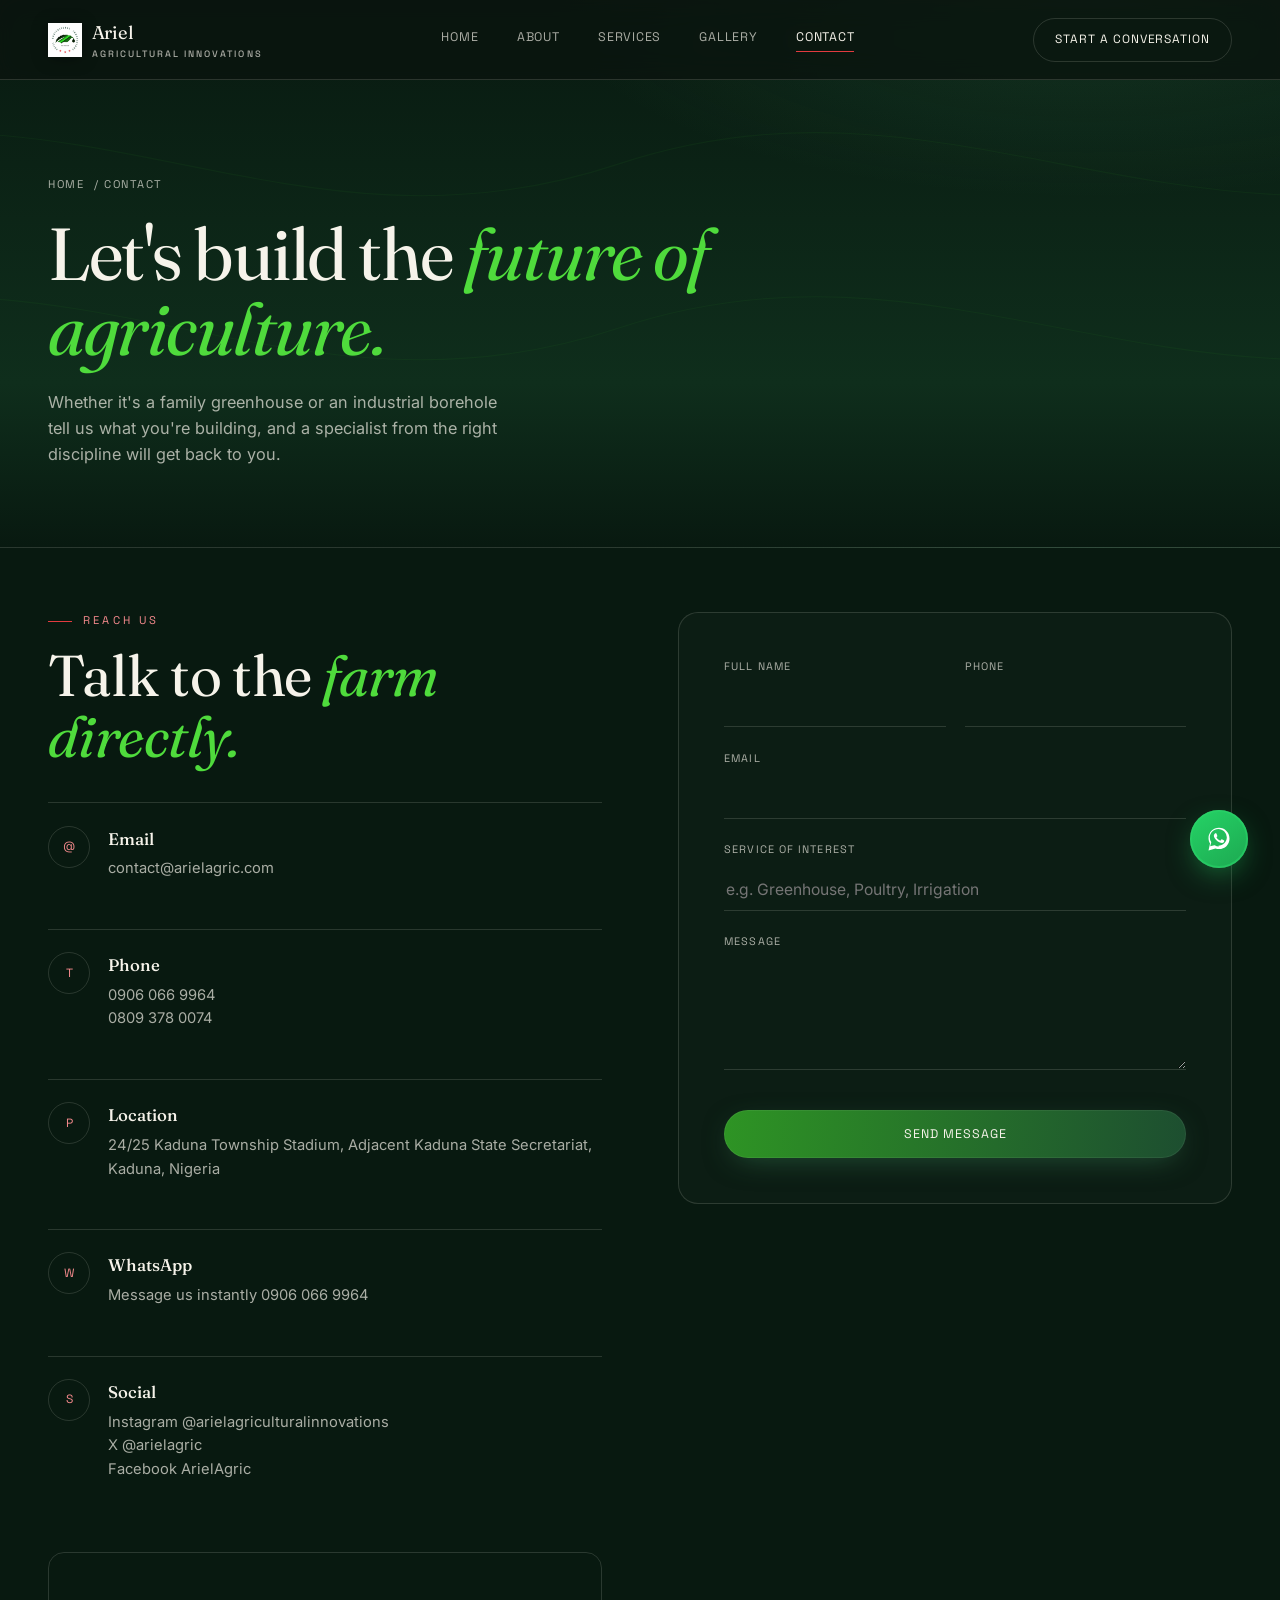
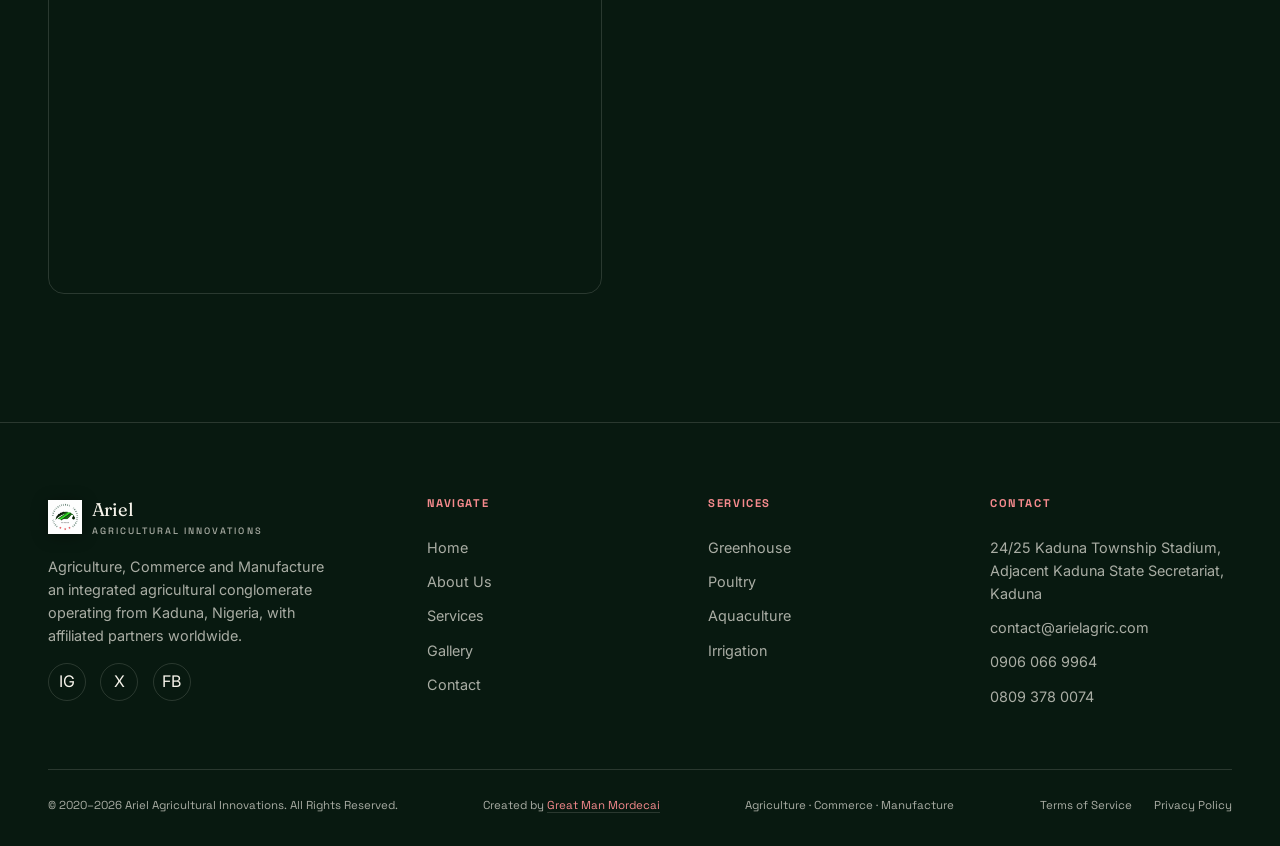
<file: contact.html>
<!DOCTYPE html>
<html lang="en">
<head>
<meta charset="UTF-8">
<meta name="viewport" content="width=device-width, initial-scale=1.0">
<title>Contact Us — Ariel Agricultural Innovations</title>
<meta name="description" content="Get in touch with Ariel Agricultural Innovations in Kaduna, Nigeria — for greenhouse builds, poultry systems, irrigation, mechanization and consultancy services.">
<meta name="theme-color" content="#081910">
<link rel="preconnect" href="https://fonts.googleapis.com">
<link rel="preconnect" href="https://fonts.gstatic.com" crossorigin>
<link href="https://fonts.googleapis.com/css2?family=Fraunces:ital,opsz,wght@0,9..144,300;0,9..144,400;0,9..144,500;0,9..144,600;1,9..144,400;1,9..144,500&family=Inter:wght@300;400;500;600&family=Space+Grotesk:wght@400;500;600&display=swap" rel="stylesheet">
<link rel="icon" href="favicon.ico" sizes="any">
<link rel="icon" type="image/png" sizes="32x32" href="assets/brand/favicon-32.png">
<link rel="icon" type="image/png" sizes="16x16" href="assets/brand/favicon-16.png">
<link rel="apple-touch-icon" href="assets/brand/apple-touch-icon.png">
<link rel="stylesheet" href="style.css">
</head>
<body>

<div class="contour-field" aria-hidden="true">
  <svg viewBox="0 0 1440 4000" preserveAspectRatio="none">
    <path d="M0,200 C300,120 500,280 800,200 C1100,120 1300,280 1440,200"/>
    <path d="M0,900 C300,820 500,980 800,900 C1100,820 1300,980 1440,900"/>
  </svg>
</div>

<header class="site-nav solid" id="siteNav">
  <div class="wrap nav-inner">
    <a href="index.html" class="brand">
      <img src="logo-nav.png" alt="" class="brand-mark" aria-hidden="true" width="34" height="34">
      <span>Ariel<br><small>Agricultural Innovations</small></span>
    </a>
    <nav class="nav-links" aria-label="Primary">
      <a href="index.html">Home</a>
      <a href="about.html">About</a>
      <a href="services.html">Services</a>
      <a href="gallery.html">Gallery</a>
      <a href="contact.html" class="active">Contact</a>
    </nav>
    <a href="contact.html" class="nav-cta">Start a Conversation</a>
    <button class="burger" id="burger" aria-label="Open menu" aria-expanded="false">
      <span></span><span></span><span></span>
    </button>
  </div>
</header>

<div class="mobile-menu" id="mobileMenu">
  <a href="index.html">Home</a>
  <a href="about.html">About</a>
  <a href="services.html">Services</a>
  <a href="gallery.html">Gallery</a>
  <a href="contact.html">Contact</a>
  <div class="mobile-menu-foot">contact@arielagric.com Kaduna, Nigeria</div>
</div>

<main>
<section class="page-hero">
  <div class="page-hero-contours" aria-hidden="true">
    <svg viewBox="0 0 1440 500" preserveAspectRatio="xMidYMid slice">
      <path d="M-100,150 C200,50 400,250 700,150 C1000,50 1200,250 1540,150"/>
      <path d="M-100,300 C200,200 400,400 700,300 C1000,200 1200,400 1540,300"/>
    </svg>
  </div>
  <div class="wrap">
    <div class="breadcrumb"><a href="index.html">Home</a> / Contact</div>
    <h1>Let's build the <em>future of agriculture.</em></h1>
    <p class="page-hero-sub">Whether it's a family greenhouse or an industrial borehole tell us what you're building, and a specialist from the right discipline will get back to you.</p>
  </div>
</section>

<section style="padding-top:4rem;">
  <div class="wrap">
    <div class="contact-grid">

      <div class="reveal">
        <div class="eyebrow">Reach Us</div>
        <h2 class="section-title" style="max-width:20ch;">Talk to the <em>farm directly.</em></h2>
        <div class="contact-info-list">
          <div class="contact-info-item">
            <span class="ic">@</span>
            <div><h4>Email</h4><a href="mailto:contact@arielagric.com">contact@arielagric.com</a></div>
          </div>
          <div class="contact-info-item">
            <span class="ic">T</span>
            <div>
              <h4>Phone</h4>
              <a href="tel:09060669964">0906 066 9964</a>
              <a href="tel:08093780074">0809 378 0074</a>
            </div>
          </div>
          <div class="contact-info-item">
            <span class="ic">P</span>
            <div><h4>Location</h4><p>24/25 Kaduna Township Stadium, Adjacent Kaduna State Secretariat, Kaduna, Nigeria</p></div>
          </div>
          <div class="contact-info-item">
            <span class="ic">W</span>
            <div><h4>WhatsApp</h4><a href="https://wa.me/2349060669964" target="_blank" rel="noopener">Message us instantly 0906 066 9964</a></div>
          </div>
          <div class="contact-info-item">
            <span class="ic">S</span>
            <div>
              <h4>Social</h4>
              <a href="https://www.instagram.com/arielagriculturalinnovations/" target="_blank" rel="noopener">Instagram @arielagriculturalinnovations</a>
              <a href="https://twitter.com/arielagric" target="_blank" rel="noopener">X  @arielagric</a>
              <a href="https://facebook.com/ArielAgric-624479391528248" target="_blank" rel="noopener">Facebook ArielAgric</a>
            </div>
          </div>
        </div>

        <div class="map-frame reveal">
          <iframe
            src="https://www.google.com/maps?q=24%2F25+Kaduna+Township+Stadium%2C+Kaduna%2C+Nigeria&output=embed"
            loading="lazy"
            referrerpolicy="no-referrer-when-downgrade"
            title="Ariel Agricultural Innovations location, Kaduna"></iframe>
        </div>
      </div>

      <div class="reveal">
        <div class="form-card">
          <form id="contactForm" novalidate>
            <div class="form-row">
              <div class="field">
                <label for="fname">Full Name</label>
                <input type="text" id="fname" name="fname" required autocomplete="name">
              </div>
              <div class="field">
                <label for="fphone">Phone</label>
                <input type="tel" id="fphone" name="fphone" autocomplete="tel">
              </div>
            </div>
            <div class="field">
              <label for="femail">Email</label>
              <input type="email" id="femail" name="femail" required autocomplete="email">
            </div>
            <div class="field">
              <label for="fservice">Service of Interest</label>
              <input type="text" id="fservice" name="fservice" placeholder="e.g. Greenhouse, Poultry, Irrigation">
            </div>
            <div class="field">
              <label for="fmessage">Message</label>
              <textarea id="fmessage" name="fmessage" required></textarea>
            </div>
            <button type="submit" class="btn btn-primary btn-block form-submit">Send Message</button>
          </form>
          <div class="form-success" id="formSuccess">
            Thank you  your message has been noted. A specialist from Ariel Agricultural Innovations will reach out shortly. In the meantime, feel free to call <a href="tel:09060669964" style="color:var(--green-400);">0906 066 9964</a>.
          </div>
        </div>
      </div>

    </div>
  </div>
</section>
</main>

<footer>
  <div class="wrap">
    <div class="foot-grid">
      <div class="foot-brand">
        <a href="index.html" class="brand"><img src="logo-nav.png" alt="" class="brand-mark" aria-hidden="true" width="34" height="34"><span>Ariel<br><small>Agricultural Innovations</small></span></a>
        <p>Agriculture, Commerce and Manufacture an integrated agricultural conglomerate operating from Kaduna, Nigeria, with affiliated partners worldwide.</p>
        <div class="foot-social">
          <a href="https://www.instagram.com/arielagriculturalinnovations/" aria-label="Instagram" target="_blank" rel="noopener">IG</a>
          <a href="https://twitter.com/arielagric" aria-label="Twitter / X" target="_blank" rel="noopener">X</a>
          <a href="https://facebook.com/ArielAgric-624479391528248" aria-label="Facebook" target="_blank" rel="noopener">FB</a>
        </div>
      </div>
      <div class="foot-col">
        <h5>Navigate</h5>
        <a href="index.html">Home</a>
        <a href="about.html">About Us</a>
        <a href="services.html">Services</a>
        <a href="gallery.html">Gallery</a>
        <a href="contact.html">Contact</a>
      </div>
      <div class="foot-col">
        <h5>Services</h5>
        <a href="services.html">Greenhouse</a>
        <a href="services.html">Poultry</a>
        <a href="services.html">Aquaculture</a>
        <a href="services.html">Irrigation</a>
      </div>
      <div class="foot-col">
        <h5>Contact</h5>
        <span>24/25 Kaduna Township Stadium, Adjacent Kaduna State Secretariat, Kaduna</span>
        <a href="mailto:contact@arielagric.com">contact@arielagric.com</a>
        <a href="tel:09060669964">0906 066 9964</a>
        <a href="tel:08093780074">0809 378 0074</a>
      </div>
    </div>
    <div class="foot-bottom">
      <span>© 2020–2026 Ariel Agricultural Innovations. All Rights Reserved.</span>
      <span class="credit">Created by <a href="https://mord-dev.vercel.app" target="_blank" rel="noopener">Great Man Mordecai</a></span>
      <span>Agriculture · Commerce · Manufacture</span>
      <div class="foot-legal">
        <a href="terms.html">Terms of Service</a>
        <a href="privacy.html">Privacy Policy</a>
      </div>
    </div>
  </div>
</footer>

<a href="https://wa.me/2349060669964?text=Hello%20Ariel%20Agricultural%20Innovations%2C%20I%27d%20like%20to%20know%20more%20about%20your%20services." class="wa-float" target="_blank" rel="noopener" aria-label="Chat with us on WhatsApp">
  <span class="wa-ping"></span>
  <svg viewBox="0 0 32 32" aria-hidden="true"><path d="M16.01 3C9.38 3 4 8.35 4 14.94c0 2.29.64 4.43 1.75 6.26L4 29l8-2.09a12.9 12.9 0 0 0 4 .63h.01c6.63 0 12.01-5.35 12.01-11.94C28.02 8.35 22.64 3 16.01 3zm0 21.6c-1.83 0-3.53-.5-4.98-1.36l-.36-.21-4.75 1.24 1.27-4.62-.24-.38a9.6 9.6 0 0 1-1.48-5.13c0-5.33 4.36-9.66 9.73-9.66 2.6 0 5.05 1.01 6.89 2.84a9.53 9.53 0 0 1 2.85 6.82c0 5.33-4.36 9.66-9.73 9.66zm5.34-7.24c-.29-.15-1.72-.85-1.99-.95-.27-.1-.46-.15-.66.15-.2.29-.76.95-.93 1.15-.17.2-.34.22-.63.07-.29-.15-1.22-.45-2.32-1.43-.86-.76-1.44-1.71-1.61-2-.17-.29-.02-.45.13-.6.13-.13.29-.34.44-.51.15-.17.2-.29.29-.49.1-.2.05-.37-.02-.51-.07-.15-.66-1.59-.9-2.18-.24-.57-.48-.49-.66-.5-.17-.01-.37-.01-.56-.01-.2 0-.51.07-.78.37-.27.29-1.02 1-1.02 2.44s1.05 2.83 1.19 3.03c.15.2 2.06 3.14 4.99 4.4.7.3 1.24.48 1.67.61.7.22 1.34.19 1.84.12.56-.08 1.72-.7 1.96-1.38.24-.68.24-1.26.17-1.38-.07-.12-.26-.19-.55-.34z"/></svg>
  <span class="wa-tooltip">Chat on WhatsApp</span>
</a>

<script src="main.js"></script>
</body>
</html>
</file>
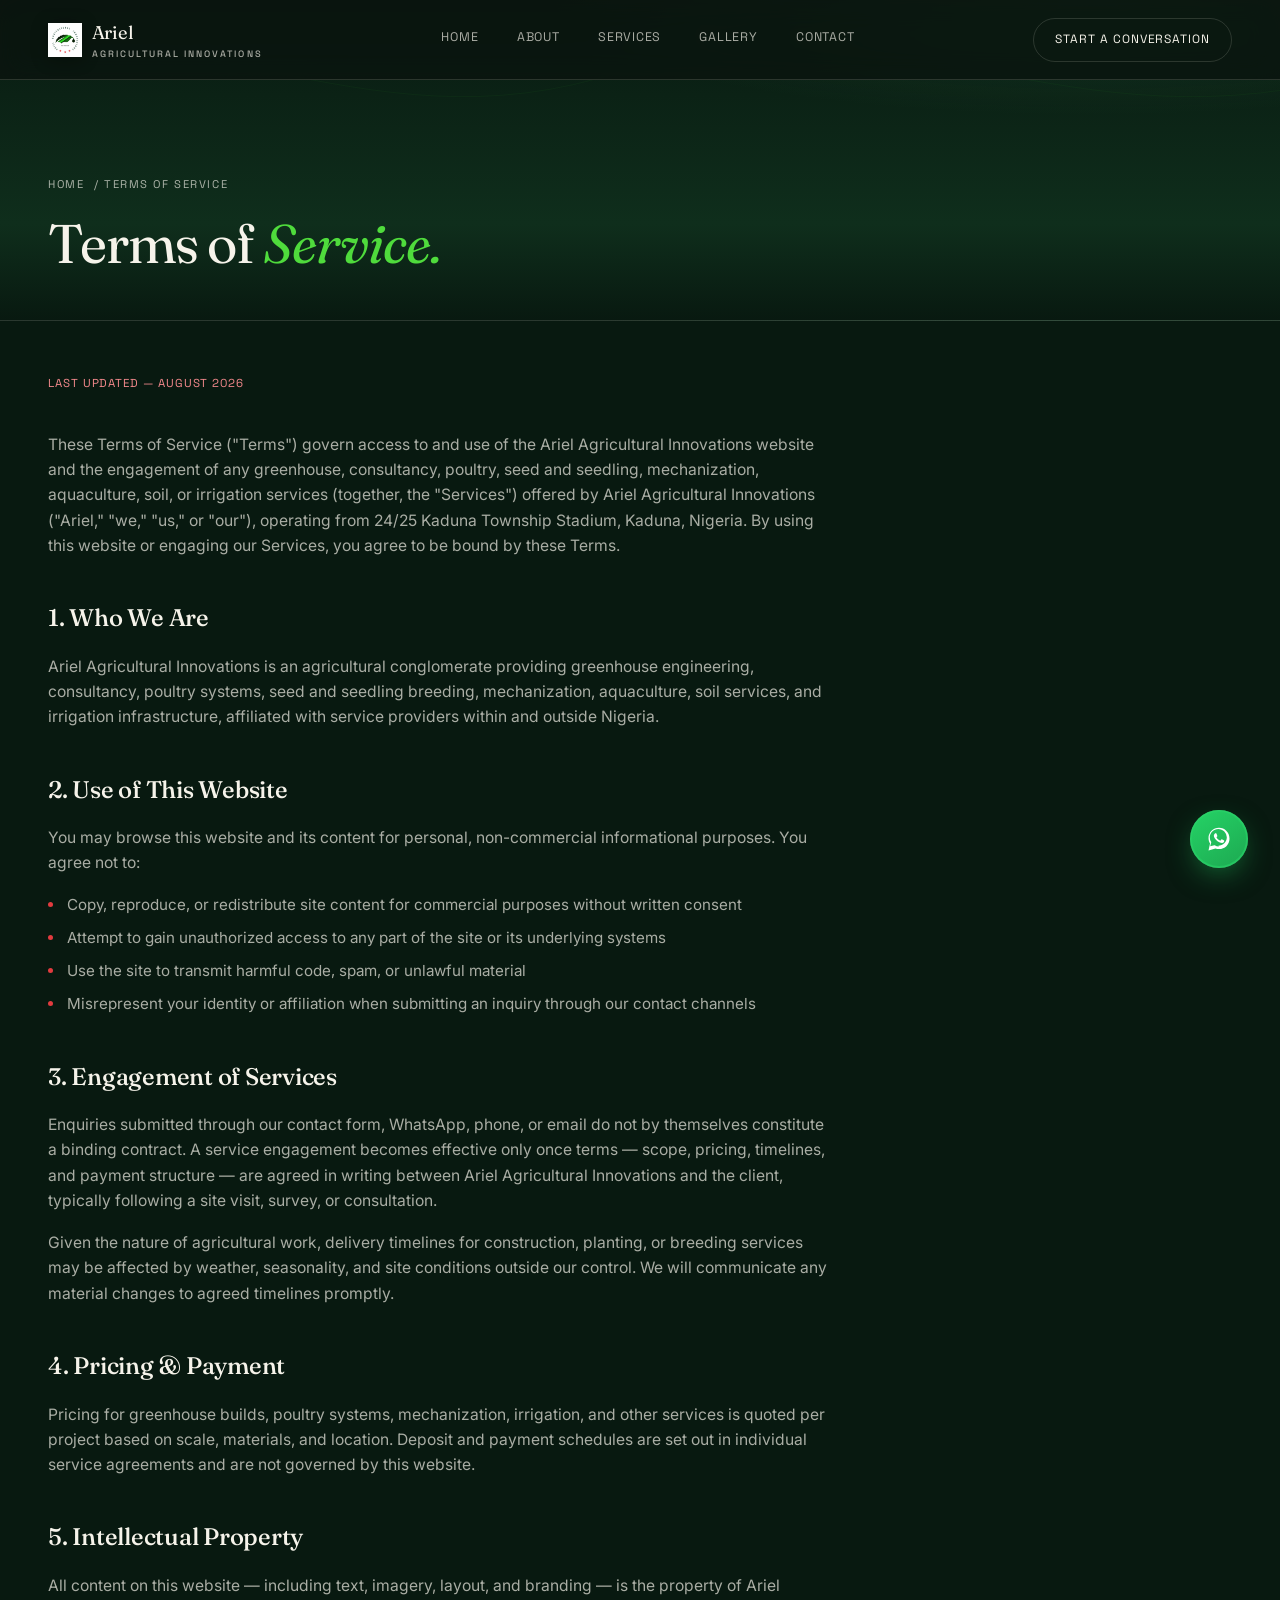
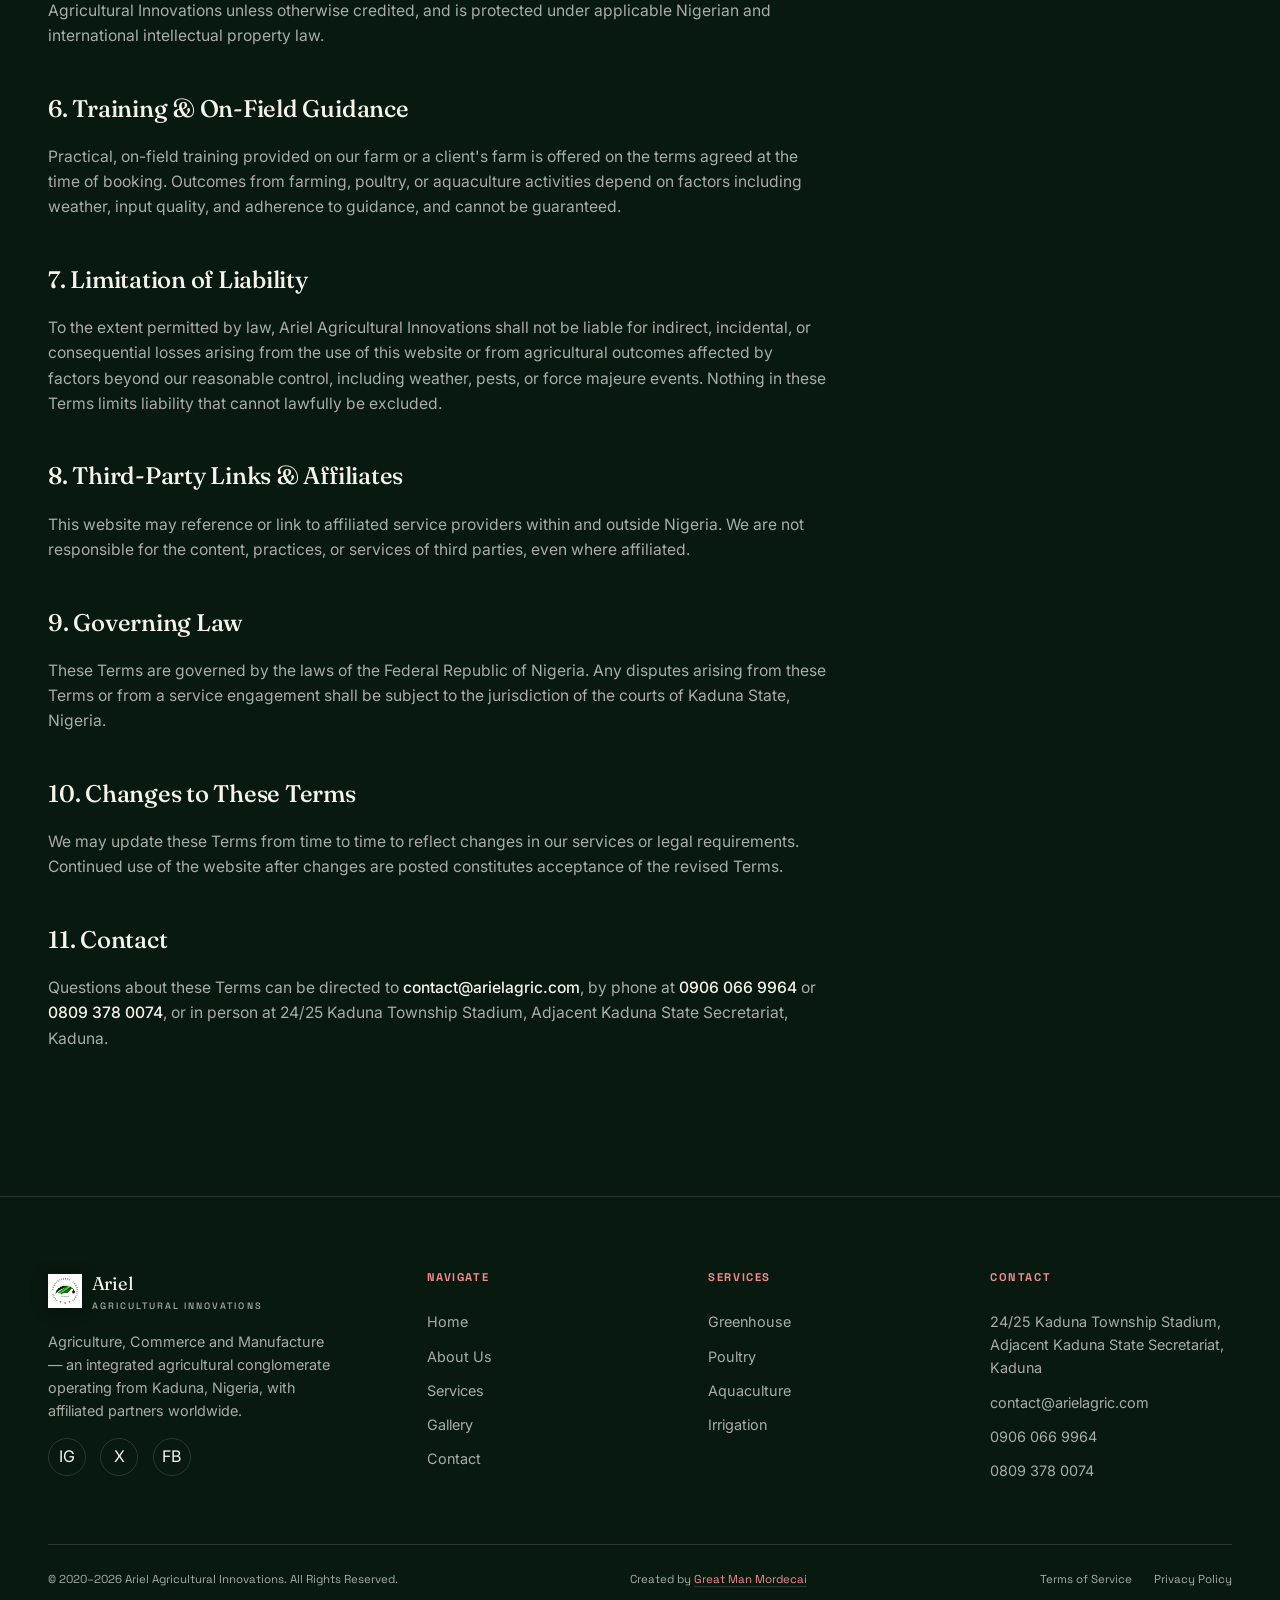
<file: terms.html>
<!DOCTYPE html>
<html lang="en">
<head>
<meta charset="UTF-8">
<meta name="viewport" content="width=device-width, initial-scale=1.0">
<title>Terms of Service — Ariel Agricultural Innovations</title>
<meta name="description" content="Terms of Service for Ariel Agricultural Innovations — the conditions governing use of our website and engagement of our agricultural services.">
<meta name="theme-color" content="#081910">
<link rel="preconnect" href="https://fonts.googleapis.com">
<link rel="preconnect" href="https://fonts.gstatic.com" crossorigin>
<link href="https://fonts.googleapis.com/css2?family=Fraunces:ital,opsz,wght@0,9..144,300;0,9..144,400;0,9..144,500;0,9..144,600;1,9..144,400;1,9..144,500&family=Inter:wght@300;400;500;600&family=Space+Grotesk:wght@400;500;600&display=swap" rel="stylesheet">
<link rel="icon" href="favicon.ico" sizes="any">
<link rel="icon" type="image/png" sizes="32x32" href="assets/brand/favicon-32.png">
<link rel="icon" type="image/png" sizes="16x16" href="assets/brand/favicon-16.png">
<link rel="apple-touch-icon" href="assets/brand/apple-touch-icon.png">
<link rel="stylesheet" href="style.css">
</head>
<body>

<div class="contour-field" aria-hidden="true">
  <svg viewBox="0 0 1440 4000" preserveAspectRatio="none">
    <path d="M0,200 C300,120 500,280 800,200 C1100,120 1300,280 1440,200"/>
    <path d="M0,900 C300,820 500,980 800,900 C1100,820 1300,980 1440,900"/>
  </svg>
</div>

<header class="site-nav solid" id="siteNav">
  <div class="wrap nav-inner">
    <a href="index.html" class="brand">
      <img src="logo-nav.png" alt="" class="brand-mark" aria-hidden="true" width="34" height="34">
      <span>Ariel<br><small>Agricultural Innovations</small></span>
    </a>
    <nav class="nav-links" aria-label="Primary">
      <a href="index.html">Home</a>
      <a href="about.html">About</a>
      <a href="services.html">Services</a>
      <a href="gallery.html">Gallery</a>
      <a href="contact.html">Contact</a>
    </nav>
    <a href="contact.html" class="nav-cta">Start a Conversation</a>
    <button class="burger" id="burger" aria-label="Open menu" aria-expanded="false">
      <span></span><span></span><span></span>
    </button>
  </div>
</header>

<div class="mobile-menu" id="mobileMenu">
  <a href="index.html">Home</a>
  <a href="about.html">About</a>
  <a href="services.html">Services</a>
  <a href="gallery.html">Gallery</a>
  <a href="contact.html">Contact</a>
  <div class="mobile-menu-foot">contact@arielagric.com — Kaduna, Nigeria</div>
</div>

<main>
<section class="page-hero" style="padding-bottom:3rem;">
  <div class="page-hero-contours" aria-hidden="true">
    <svg viewBox="0 0 1440 500" preserveAspectRatio="xMidYMid slice">
      <path d="M-100,150 C200,50 400,250 700,150 C1000,50 1200,250 1540,150"/>
    </svg>
  </div>
  <div class="wrap">
    <div class="breadcrumb"><a href="index.html">Home</a> / Terms of Service</div>
    <h1 style="font-size:clamp(2rem,5vw,3.4rem);">Terms of <em>Service.</em></h1>
  </div>
</section>

<section style="padding-top:3rem;">
  <div class="wrap">
    <div class="legal-content reveal">
      <span class="legal-updated">Last Updated — August 2026</span>

      <p>These Terms of Service ("Terms") govern access to and use of the Ariel Agricultural Innovations website and the engagement of any greenhouse, consultancy, poultry, seed and seedling, mechanization, aquaculture, soil, or irrigation services (together, the "Services") offered by Ariel Agricultural Innovations ("Ariel," "we," "us," or "our"), operating from 24/25 Kaduna Township Stadium, Kaduna, Nigeria. By using this website or engaging our Services, you agree to be bound by these Terms.</p>

      <h2>1. Who We Are</h2>
      <p>Ariel Agricultural Innovations is an agricultural conglomerate providing greenhouse engineering, consultancy, poultry systems, seed and seedling breeding, mechanization, aquaculture, soil services, and irrigation infrastructure, affiliated with service providers within and outside Nigeria.</p>

      <h2>2. Use of This Website</h2>
      <p>You may browse this website and its content for personal, non-commercial informational purposes. You agree not to:</p>
      <ul>
        <li>Copy, reproduce, or redistribute site content for commercial purposes without written consent</li>
        <li>Attempt to gain unauthorized access to any part of the site or its underlying systems</li>
        <li>Use the site to transmit harmful code, spam, or unlawful material</li>
        <li>Misrepresent your identity or affiliation when submitting an inquiry through our contact channels</li>
      </ul>

      <h2>3. Engagement of Services</h2>
      <p>Enquiries submitted through our contact form, WhatsApp, phone, or email do not by themselves constitute a binding contract. A service engagement becomes effective only once terms — scope, pricing, timelines, and payment structure — are agreed in writing between Ariel Agricultural Innovations and the client, typically following a site visit, survey, or consultation.</p>
      <p>Given the nature of agricultural work, delivery timelines for construction, planting, or breeding services may be affected by weather, seasonality, and site conditions outside our control. We will communicate any material changes to agreed timelines promptly.</p>

      <h2>4. Pricing &amp; Payment</h2>
      <p>Pricing for greenhouse builds, poultry systems, mechanization, irrigation, and other services is quoted per project based on scale, materials, and location. Deposit and payment schedules are set out in individual service agreements and are not governed by this website.</p>

      <h2>5. Intellectual Property</h2>
      <p>All content on this website — including text, imagery, layout, and branding — is the property of Ariel Agricultural Innovations unless otherwise credited, and is protected under applicable Nigerian and international intellectual property law.</p>

      <h2>6. Training &amp; On-Field Guidance</h2>
      <p>Practical, on-field training provided on our farm or a client's farm is offered on the terms agreed at the time of booking. Outcomes from farming, poultry, or aquaculture activities depend on factors including weather, input quality, and adherence to guidance, and cannot be guaranteed.</p>

      <h2>7. Limitation of Liability</h2>
      <p>To the extent permitted by law, Ariel Agricultural Innovations shall not be liable for indirect, incidental, or consequential losses arising from the use of this website or from agricultural outcomes affected by factors beyond our reasonable control, including weather, pests, or force majeure events. Nothing in these Terms limits liability that cannot lawfully be excluded.</p>

      <h2>8. Third-Party Links &amp; Affiliates</h2>
      <p>This website may reference or link to affiliated service providers within and outside Nigeria. We are not responsible for the content, practices, or services of third parties, even where affiliated.</p>

      <h2>9. Governing Law</h2>
      <p>These Terms are governed by the laws of the Federal Republic of Nigeria. Any disputes arising from these Terms or from a service engagement shall be subject to the jurisdiction of the courts of Kaduna State, Nigeria.</p>

      <h2>10. Changes to These Terms</h2>
      <p>We may update these Terms from time to time to reflect changes in our services or legal requirements. Continued use of the website after changes are posted constitutes acceptance of the revised Terms.</p>

      <h2>11. Contact</h2>
      <p>Questions about these Terms can be directed to <strong>contact@arielagric.com</strong>, by phone at <strong>0906 066 9964</strong> or <strong>0809 378 0074</strong>, or in person at 24/25 Kaduna Township Stadium, Adjacent Kaduna State Secretariat, Kaduna.</p>
    </div>
  </div>
</section>
</main>

<footer>
  <div class="wrap">
    <div class="foot-grid">
      <div class="foot-brand">
        <a href="index.html" class="brand"><img src="logo-nav.png" alt="" class="brand-mark" aria-hidden="true" width="34" height="34"><span>Ariel<br><small>Agricultural Innovations</small></span></a>
        <p>Agriculture, Commerce and Manufacture — an integrated agricultural conglomerate operating from Kaduna, Nigeria, with affiliated partners worldwide.</p>
        <div class="foot-social">
          <a href="https://www.instagram.com/arielagriculturalinnovations/" aria-label="Instagram" target="_blank" rel="noopener">IG</a>
          <a href="https://twitter.com/arielagric" aria-label="Twitter / X" target="_blank" rel="noopener">X</a>
          <a href="https://facebook.com/ArielAgric-624479391528248" aria-label="Facebook" target="_blank" rel="noopener">FB</a>
        </div>
      </div>
      <div class="foot-col">
        <h5>Navigate</h5>
        <a href="index.html">Home</a>
        <a href="about.html">About Us</a>
        <a href="services.html">Services</a>
        <a href="gallery.html">Gallery</a>
        <a href="contact.html">Contact</a>
      </div>
      <div class="foot-col">
        <h5>Services</h5>
        <a href="services.html">Greenhouse</a>
        <a href="services.html">Poultry</a>
        <a href="services.html">Aquaculture</a>
        <a href="services.html">Irrigation</a>
      </div>
      <div class="foot-col">
        <h5>Contact</h5>
        <span>24/25 Kaduna Township Stadium, Adjacent Kaduna State Secretariat, Kaduna</span>
        <a href="mailto:contact@arielagric.com">contact@arielagric.com</a>
        <a href="tel:09060669964">0906 066 9964</a>
        <a href="tel:08093780074">0809 378 0074</a>
      </div>
    </div>
    <div class="foot-bottom">
      <span>© 2020–2026 Ariel Agricultural Innovations. All Rights Reserved.</span>
      <span class="credit">Created by <a href="https://mord-dev.vercel.app" target="_blank" rel="noopener">Great Man Mordecai</a></span>
      <div class="foot-legal">
        <a href="terms.html">Terms of Service</a>
        <a href="privacy.html">Privacy Policy</a>
      </div>
    </div>
  </div>
</footer>

<a href="https://wa.me/2349060669964?text=Hello%20Ariel%20Agricultural%20Innovations%2C%20I%27d%20like%20to%20know%20more%20about%20your%20services." class="wa-float" target="_blank" rel="noopener" aria-label="Chat with us on WhatsApp">
  <span class="wa-ping"></span>
  <svg viewBox="0 0 32 32" aria-hidden="true"><path d="M16.01 3C9.38 3 4 8.35 4 14.94c0 2.29.64 4.43 1.75 6.26L4 29l8-2.09a12.9 12.9 0 0 0 4 .63h.01c6.63 0 12.01-5.35 12.01-11.94C28.02 8.35 22.64 3 16.01 3zm0 21.6c-1.83 0-3.53-.5-4.98-1.36l-.36-.21-4.75 1.24 1.27-4.62-.24-.38a9.6 9.6 0 0 1-1.48-5.13c0-5.33 4.36-9.66 9.73-9.66 2.6 0 5.05 1.01 6.89 2.84a9.53 9.53 0 0 1 2.85 6.82c0 5.33-4.36 9.66-9.73 9.66zm5.34-7.24c-.29-.15-1.72-.85-1.99-.95-.27-.1-.46-.15-.66.15-.2.29-.76.95-.93 1.15-.17.2-.34.22-.63.07-.29-.15-1.22-.45-2.32-1.43-.86-.76-1.44-1.71-1.61-2-.17-.29-.02-.45.13-.6.13-.13.29-.34.44-.51.15-.17.2-.29.29-.49.1-.2.05-.37-.02-.51-.07-.15-.66-1.59-.9-2.18-.24-.57-.48-.49-.66-.5-.17-.01-.37-.01-.56-.01-.2 0-.51.07-.78.37-.27.29-1.02 1-1.02 2.44s1.05 2.83 1.19 3.03c.15.2 2.06 3.14 4.99 4.4.7.3 1.24.48 1.67.61.7.22 1.34.19 1.84.12.56-.08 1.72-.7 1.96-1.38.24-.68.24-1.26.17-1.38-.07-.12-.26-.19-.55-.34z"/></svg>
  <span class="wa-tooltip">Chat on WhatsApp</span>
</a>

<script src="main.js"></script>
</body>
</html>
</file>
<file: style.css>
/* ============================================================
   AAI — DESIGN TOKENS
   ============================================================ */
:root{
  /* Sampled directly from the Ariel Agricultural Innovations seal */
  --forest-950:#081910;
  --forest-900:#0e2818;
  --forest-800:#143a24;
  --forest-700:#1d4e30;
  --green-500:#2e9424;
  --green-400:#4fdb3c;
  --accent-500:#e23b3f;
  --accent-300:#f58a8d;
  --wordmark:#3c6753;
  --cream:#f6f3ea;
  --cream-dim:#e9e4d5;
  --ink:#081910;
  --ink-soft:rgba(246,243,234,0.68);
  --line:rgba(246,243,234,0.14);

  --display:'Fraunces', serif;
  --body:'Inter', sans-serif;
  --mono:'Space Grotesk', sans-serif;

  --ease:cubic-bezier(.16,.84,.32,1);
  --container:1280px;
}

*{margin:0;padding:0;box-sizing:border-box;}
html{scroll-behavior:smooth;}
@media (prefers-reduced-motion: reduce){
  html{scroll-behavior:auto;}
  *{animation-duration:0.001ms !important;animation-iteration-count:1 !important;transition-duration:0.001ms !important;}
}

body{
  background:var(--forest-950);
  color:var(--cream);
  font-family:var(--body);
  font-weight:400;
  line-height:1.6;
  overflow-x:hidden;
  -webkit-font-smoothing:antialiased;
}

img{max-width:100%;display:block;}
a{color:inherit;text-decoration:none;}
button{font-family:inherit;cursor:pointer;border:none;background:none;color:inherit;}
ul{list-style:none;}

.wrap{max-width:var(--container);margin:0 auto;padding-inline:clamp(1.25rem,4vw,3rem);}

::selection{background:var(--accent-500);color:var(--forest-950);}

a:focus-visible, button:focus-visible, input:focus-visible, textarea:focus-visible{
  outline:2px solid var(--accent-300);
  outline-offset:4px;
  border-radius:2px;
}

/* ============================================================
   PRELOADER (index only)
   ============================================================ */
#preloader{
  position:fixed;inset:0;z-index:9999;
  background:radial-gradient(120% 120% at 50% 30%, var(--forest-800) 0%, var(--forest-950) 65%);
  display:flex;align-items:center;justify-content:center;
  transition:opacity 1s var(--ease), visibility 1s var(--ease);
}
#preloader.hide{opacity:0;visibility:hidden;pointer-events:none;}
.pre-inner{position:relative;text-align:center;padding:2rem;}
.pre-contours{position:absolute;inset:-40vh -40vw;z-index:0;opacity:.35;}
.pre-contours svg{width:100%;height:100%;}
.pre-contours path{
  fill:none;stroke:var(--green-500);stroke-width:1;
  stroke-dasharray:2400;stroke-dashoffset:2400;
  animation:draw 3.2s var(--ease) forwards;
}
.pre-contours path:nth-child(2){stroke:var(--accent-500);animation-delay:.15s;opacity:.7;}
.pre-contours path:nth-child(3){animation-delay:.3s;opacity:.5;}
.pre-contours path:nth-child(4){stroke:var(--accent-500);animation-delay:.45s;opacity:.35;}
@keyframes draw{to{stroke-dashoffset:0;}}
.pre-eyebrow{
  position:relative;z-index:1;font-family:var(--mono);font-size:.68rem;letter-spacing:.32em;
  text-transform:uppercase;color:var(--accent-300);opacity:0;
  animation:riseIn .8s var(--ease) forwards;animation-delay:.3s;
}
.pre-title{
  position:relative;z-index:1;font-family:var(--display);font-weight:400;
  font-size:clamp(1.8rem,6vw,3.6rem);letter-spacing:-0.01em;margin-top:.6rem;opacity:0;
  animation:riseIn 1s var(--ease) forwards;animation-delay:.55s;
}
.pre-title em{font-style:italic;color:var(--green-400);font-weight:400;}
@keyframes riseIn{from{opacity:0;transform:translateY(16px);}to{opacity:1;transform:translateY(0);}}
.pre-bar{position:relative;z-index:1;width:min(260px,60vw);height:1px;background:var(--line);margin:2.4rem auto 0;overflow:hidden;}
.pre-bar span{display:block;height:100%;width:0%;background:linear-gradient(90deg,var(--green-500),var(--accent-500));animation:load 2.6s var(--ease) forwards;animation-delay:.2s;}
@keyframes load{to{width:100%;}}
.pre-pct{position:relative;z-index:1;font-family:var(--mono);font-size:.7rem;color:var(--ink-soft);margin-top:.8rem;letter-spacing:.1em;}

/* ============================================================
   AMBIENT BACKGROUND CONTOUR FIELD
   ============================================================ */
.contour-field{position:fixed;inset:0;z-index:0;pointer-events:none;opacity:.05;}
.contour-field svg{width:100%;height:100%;}
.contour-field path{fill:none;stroke:var(--cream);stroke-width:.6;}

/* ============================================================
   NAVIGATION
   ============================================================ */
header.site-nav{
  position:fixed;top:0;left:0;right:0;z-index:500;padding:1.1rem 0;
  transition:background .5s var(--ease), padding .5s var(--ease), border-color .5s var(--ease);
  border-bottom:1px solid transparent;
}
header.site-nav.scrolled{
  background:rgba(11,20,15,0.82);backdrop-filter:blur(14px) saturate(140%);-webkit-backdrop-filter:blur(14px) saturate(140%);
  padding:.75rem 0;border-color:var(--line);
}
header.site-nav.solid{
  background:rgba(11,20,15,0.82);backdrop-filter:blur(14px) saturate(140%);-webkit-backdrop-filter:blur(14px) saturate(140%);
  border-color:var(--line);
}
.nav-inner{display:flex;align-items:center;justify-content:space-between;gap:2rem;}
.brand{display:flex;align-items:center;gap:.6rem;font-family:var(--display);font-size:1.15rem;letter-spacing:-0.01em;}
.brand-mark{
  width:34px;height:34px;flex-shrink:0;object-fit:contain;
  filter:drop-shadow(0 2px 8px rgba(0,0,0,0.35));
  transition:transform .4s var(--ease);
}
.brand:hover .brand-mark{transform:rotate(-8deg) scale(1.06);}
.brand small{display:block;font-family:var(--mono);font-size:.58rem;letter-spacing:.22em;text-transform:uppercase;color:var(--ink-soft);font-weight:500;}
.nav-links{display:flex;align-items:center;gap:2.4rem;}
.nav-links a{
  font-family:var(--mono);font-size:.78rem;letter-spacing:.06em;text-transform:uppercase;color:var(--ink-soft);
  position:relative;padding-bottom:4px;transition:color .3s var(--ease);
}
.nav-links a::after{content:"";position:absolute;left:0;bottom:0;height:1px;width:0;background:var(--accent-500);transition:width .35s var(--ease);}
.nav-links a:hover, .nav-links a.active{color:var(--cream);}
.nav-links a:hover::after, .nav-links a.active::after{width:100%;}
.nav-cta{
  display:inline-flex;align-items:center;gap:.5rem;font-family:var(--mono);font-size:.75rem;letter-spacing:.08em;text-transform:uppercase;
  padding:.7rem 1.3rem;border:1px solid var(--line);border-radius:999px;
  transition:border-color .3s var(--ease), background .3s var(--ease);
}
.nav-cta:hover{border-color:var(--accent-500);background:rgba(201,162,39,0.08);}
.burger{display:none;width:26px;height:20px;position:relative;z-index:600;}
.burger span{position:absolute;left:0;width:100%;height:1.5px;background:var(--cream);transition:transform .4s var(--ease), opacity .3s var(--ease), top .4s var(--ease);}
.burger span:nth-child(1){top:0;}
.burger span:nth-child(2){top:9px;}
.burger span:nth-child(3){top:18px;}
.burger.open span:nth-child(1){top:9px;transform:rotate(45deg);}
.burger.open span:nth-child(2){opacity:0;}
.burger.open span:nth-child(3){top:9px;transform:rotate(-45deg);}
.mobile-menu{
  position:fixed;inset:0;z-index:550;background:var(--forest-950);display:flex;flex-direction:column;justify-content:center;
  padding:0 8vw;transform:translateY(-100%);transition:transform .6s var(--ease);
}
.mobile-menu.open{transform:translateY(0);}
.mobile-menu a{font-family:var(--display);font-size:clamp(1.8rem,8vw,3rem);padding:.5rem 0;border-bottom:1px solid var(--line);opacity:0;transform:translateY(20px);}
.mobile-menu.open a{animation:riseIn .6s var(--ease) forwards;}
.mobile-menu.open a:nth-child(1){animation-delay:.1s;}
.mobile-menu.open a:nth-child(2){animation-delay:.18s;}
.mobile-menu.open a:nth-child(3){animation-delay:.26s;}
.mobile-menu.open a:nth-child(4){animation-delay:.34s;}
.mobile-menu.open a:nth-child(5){animation-delay:.42s;}
.mobile-menu-foot{margin-top:2.5rem;font-family:var(--mono);font-size:.8rem;color:var(--ink-soft);}

/* ============================================================
   HERO (home)
   ============================================================ */
.hero{position:relative;min-height:100svh;display:flex;flex-direction:column;justify-content:flex-end;padding-top:10rem;overflow:hidden;}
.hero-bg{
  position:absolute;inset:0;z-index:-2;
  background:
    radial-gradient(80% 60% at 80% 0%, rgba(60,140,93,0.22), transparent 60%),
    radial-gradient(60% 50% at 10% 100%, rgba(201,162,39,0.12), transparent 60%),
    linear-gradient(180deg, var(--forest-950) 0%, #0f2e1c 60%, var(--forest-950) 100%);
}
.hero-contours{position:absolute;inset:0;z-index:-1;opacity:.5;}
.hero-contours svg{width:100%;height:100%;}
.hero-contours path{fill:none;stroke:var(--green-500);stroke-opacity:.25;stroke-width:1;transition:transform .1s linear;will-change:transform;}
.hero-contours path.accent{stroke:var(--accent-500);stroke-opacity:.18;}

/* Growth vein — the site's signature mark, quoting the seal's diagonal blade of light */
.growth-vein{position:absolute;inset:0;z-index:-1;overflow:hidden;pointer-events:none;}
.growth-vein::before{
  content:"";position:absolute;top:-20%;left:38%;width:9%;height:150%;
  background:linear-gradient(180deg, transparent, var(--green-400) 45%, var(--cream) 50%, var(--green-400) 55%, transparent);
  opacity:.16;filter:blur(6px);transform:rotate(18deg);
  animation:veinDrift 9s ease-in-out infinite;
}
@keyframes veinDrift{
  0%,100%{transform:rotate(18deg) translateX(0) scaleY(1);opacity:.13;}
  50%{transform:rotate(18deg) translateX(30px) scaleY(1.04);opacity:.22;}
}
@media (prefers-reduced-motion: reduce){
  .growth-vein::before{animation:none;}
}
.hero-eyebrow{display:flex;align-items:center;gap:.8rem;font-family:var(--mono);font-size:.72rem;letter-spacing:.28em;text-transform:uppercase;color:var(--accent-300);margin-bottom:1.6rem;}
.hero-eyebrow .dot{width:6px;height:6px;border-radius:50%;background:var(--accent-500);box-shadow:0 0 12px var(--accent-500);}
.hero h1{font-family:var(--display);font-weight:400;font-size:clamp(2.6rem,7.6vw,6.4rem);line-height:.98;letter-spacing:-0.02em;max-width:16ch;}
.hero h1 .lines span{display:block;overflow:hidden;}
.hero h1 .lines span em{
  display:block;font-style:italic;font-weight:400;
  background:linear-gradient(96deg,var(--green-400),var(--accent-300) 60%,var(--green-400));
  -webkit-background-clip:text;background-clip:text;color:transparent;
}
.reveal-line{transform:translateY(110%);animation:lineUp 1s var(--ease) forwards;}
.hero h1 .lines span:nth-child(1) .reveal-line{animation-delay:.7s;}
.hero h1 .lines span:nth-child(2) .reveal-line{animation-delay:.82s;}
.hero h1 .lines span:nth-child(3) .reveal-line{animation-delay:.94s;}
@keyframes lineUp{to{transform:translateY(0);}}
.hero-row{margin-top:2.6rem;display:flex;flex-wrap:wrap;gap:3rem;align-items:flex-end;justify-content:space-between;padding-bottom:4rem;border-bottom:1px solid var(--line);}
.hero-sub{max-width:34ch;color:var(--ink-soft);font-size:1.02rem;opacity:0;animation:riseIn 1s var(--ease) forwards;animation-delay:1.05s;}
.hero-ctas{display:flex;gap:1rem;flex-wrap:wrap;opacity:0;animation:riseIn 1s var(--ease) forwards;animation-delay:1.2s;}
.hero-meta{display:flex;gap:2.4rem;padding:1.6rem 0 2.5rem;flex-wrap:wrap;}
.hero-meta div{font-family:var(--mono);font-size:.7rem;letter-spacing:.05em;color:var(--ink-soft);}
.hero-meta strong{display:block;color:var(--cream);font-family:var(--display);font-size:1.5rem;font-weight:400;}
.scroll-cue{position:absolute;bottom:2rem;right:clamp(1.25rem,4vw,3rem);writing-mode:vertical-rl;font-family:var(--mono);font-size:.65rem;letter-spacing:.2em;text-transform:uppercase;color:var(--ink-soft);display:flex;align-items:center;gap:.8rem;}
.scroll-cue::after{content:"";width:1px;height:46px;background:linear-gradient(var(--accent-500),transparent);animation:scrollcue 2s var(--ease) infinite;}
@keyframes scrollcue{0%{transform:scaleY(0);transform-origin:top;}50%{transform:scaleY(1);transform-origin:top;}50.01%{transform-origin:bottom;}100%{transform:scaleY(0);transform-origin:bottom;}}

/* ============================================================
   JOURNEY — signature scroll-pinned story ("The Ariel Method")
   ============================================================ */
.journey{position:relative;background:var(--forest-950);border-top:1px solid var(--line);border-bottom:1px solid var(--line);}
.journey-pin{height:380vh;position:relative;}
.journey-sticky{position:sticky;top:0;height:100svh;display:flex;flex-direction:column;justify-content:center;overflow:hidden;padding:6rem 0;}
.journey-head{display:flex;align-items:baseline;justify-content:space-between;gap:1rem;flex-wrap:wrap;}
.journey-count{font-family:var(--mono);font-size:.78rem;letter-spacing:.1em;color:var(--ink-soft);}
.journey-count span{color:var(--green-400);font-weight:500;}
.journey .section-title{margin-top:.6rem;max-width:20ch;}

.journey-track{position:relative;margin:3.2rem 0 3.4rem;padding:0 2px;}
.journey-vein{position:relative;height:2px;background:var(--line);border-radius:2px;}
.journey-vein-fill{position:absolute;inset:0;width:calc(var(--progress,0)*100%);background:linear-gradient(90deg,var(--forest-700),var(--green-500) 55%,var(--green-400));border-radius:2px;box-shadow:0 0 14px 0 rgba(79,219,60,0.45);}
.journey-nodes{position:absolute;top:50%;left:0;right:0;transform:translateY(-50%);display:flex;justify-content:space-between;align-items:center;}
.j-node{width:13px;height:13px;border-radius:50%;background:var(--forest-800);border:2px solid var(--line);position:relative;transition:background .35s var(--ease),border-color .35s var(--ease),transform .35s var(--ease);}
.j-node.done{background:var(--green-500);border-color:var(--green-500);}
.j-node.active{background:var(--green-400);border-color:var(--green-400);transform:scale(1.5);box-shadow:0 0 0 7px rgba(79,219,60,0.14);}
.j-label{position:absolute;top:1.5rem;left:50%;transform:translateX(-50%);font-family:var(--mono);font-size:.62rem;letter-spacing:.1em;text-transform:uppercase;color:var(--ink-soft);white-space:nowrap;transition:color .35s var(--ease);}
.j-node.active .j-label{color:var(--cream);}

.journey-panels{position:relative;min-height:12.5rem;}
.j-panel{position:absolute;inset:0;opacity:0;transform:translateY(16px);transition:opacity .55s var(--ease),transform .55s var(--ease);pointer-events:none;}
.j-panel.active{opacity:1;transform:translateY(0);pointer-events:auto;}
.j-panel .j-num{font-family:var(--mono);font-size:.74rem;letter-spacing:.1em;text-transform:uppercase;color:var(--green-400);}
.j-panel h3{font-family:var(--display);font-weight:400;font-size:clamp(1.7rem,4vw,2.9rem);line-height:1.08;letter-spacing:-0.01em;margin:.6rem 0 1rem;max-width:16ch;}
.j-panel h3 em{font-style:italic;color:var(--green-400);}
.j-panel p{max-width:58ch;color:var(--ink-soft);font-size:1.02rem;}

@media (max-width:640px){
  .journey-sticky{padding:5rem 0;}
  .j-label{font-size:.56rem;top:1.3rem;}
  .journey-panels{min-height:15rem;}
}

/* ============================================================
   PAGE HERO (subpages)
   ============================================================ */
.page-hero{
  position:relative;padding:11rem 0 5rem;overflow:hidden;
  background:
    radial-gradient(70% 60% at 85% 0%, rgba(60,140,93,0.2), transparent 60%),
    linear-gradient(180deg, var(--forest-950), #0f2e1c 70%, var(--forest-950));
  border-bottom:1px solid var(--line);
}
.page-hero-contours{position:absolute;inset:0;z-index:0;opacity:.4;}
.page-hero-contours svg{width:100%;height:100%;}
.page-hero-contours path{fill:none;stroke:var(--green-500);stroke-opacity:.22;}
.page-hero .wrap{position:relative;z-index:1;}
.breadcrumb{font-family:var(--mono);font-size:.7rem;letter-spacing:.14em;text-transform:uppercase;color:var(--ink-soft);margin-bottom:1.4rem;display:flex;gap:.6rem;align-items:center;}
.breadcrumb a{color:var(--ink-soft);transition:color .3s var(--ease);}
.breadcrumb a:hover{color:var(--accent-300);}
.page-hero h1{font-family:var(--display);font-weight:400;font-size:clamp(2.4rem,6.4vw,4.6rem);letter-spacing:-0.02em;line-height:1.02;max-width:18ch;}
.page-hero h1 em{font-style:italic;color:var(--green-400);}
.page-hero-sub{max-width:46ch;color:var(--ink-soft);font-size:1.02rem;margin-top:1.4rem;}

/* ============================================================
   SECTION SCAFFOLDING
   ============================================================ */
section{position:relative;padding:clamp(5rem,10vw,9rem) 0;}
.section-head{display:flex;justify-content:space-between;align-items:flex-end;gap:2rem;margin-bottom:clamp(2.5rem,6vw,4.5rem);flex-wrap:wrap;}
.eyebrow{font-family:var(--mono);font-size:.7rem;letter-spacing:.28em;text-transform:uppercase;color:var(--accent-300);display:flex;align-items:center;gap:.7rem;margin-bottom:1rem;}
.eyebrow::before{content:"";width:24px;height:1px;background:var(--accent-500);}
h2.section-title{font-family:var(--display);font-weight:400;font-size:clamp(2.1rem,4.6vw,3.6rem);letter-spacing:-0.01em;line-height:1.05;max-width:14ch;}
h2.section-title em{font-style:italic;color:var(--green-400);font-weight:400;}
.section-note{max-width:34ch;color:var(--ink-soft);font-size:.98rem;}
.reveal{opacity:0;transform:translateY(36px);transition:opacity .9s var(--ease), transform .9s var(--ease);}
.reveal.in{opacity:1;transform:translateY(0);}
.reveal-stagger > *{opacity:0;transform:translateY(30px);transition:opacity .8s var(--ease), transform .8s var(--ease);}
.reveal-stagger.in > *{opacity:1;transform:translateY(0);}
.reveal-stagger.in > *:nth-child(1){transition-delay:.05s;}
.reveal-stagger.in > *:nth-child(2){transition-delay:.14s;}
.reveal-stagger.in > *:nth-child(3){transition-delay:.23s;}
.reveal-stagger.in > *:nth-child(4){transition-delay:.32s;}
.reveal-stagger.in > *:nth-child(5){transition-delay:.41s;}
.reveal-stagger.in > *:nth-child(6){transition-delay:.5s;}
.reveal-stagger.in > *:nth-child(7){transition-delay:.59s;}
.reveal-stagger.in > *:nth-child(8){transition-delay:.68s;}
hr.divider{border:none;height:1px;background:linear-gradient(90deg, transparent, var(--line) 20%, var(--line) 80%, transparent);}

/* ============================================================
   ABOUT / STORY
   ============================================================ */
#about, .story-section{background:linear-gradient(180deg, transparent, rgba(20,49,31,0.35) 40%, transparent);}
.story-grid{display:grid;grid-template-columns:1.15fr .85fr;gap:clamp(2rem,6vw,5rem);align-items:start;}
.story-text{font-family:var(--display);font-weight:300;font-size:clamp(1.35rem,2.6vw,2rem);line-height:1.42;letter-spacing:-0.005em;}
.story-text .drop{float:left;font-family:var(--display);font-style:italic;font-size:4.6rem;line-height:.75;padding:.1rem .35rem 0 0;color:var(--accent-500);}
.story-side{display:flex;flex-direction:column;gap:2.2rem;padding-top:.6rem;}
.story-side p{color:var(--ink-soft);font-size:.98rem;}
.story-pillars{display:grid;gap:1.1rem;}
.pillar{display:flex;gap:1rem;align-items:flex-start;padding:1.1rem 0;border-top:1px solid var(--line);}
.pillar .num{font-family:var(--mono);font-size:.75rem;color:var(--accent-300);padding-top:.2rem;}
.pillar h4{font-family:var(--display);font-weight:500;font-size:1.05rem;margin-bottom:.25rem;}
.pillar p{font-size:.88rem;color:var(--ink-soft);}

/* ============================================================
   IMPACT / STATS
   ============================================================ */
#impact, .stats-section{background:var(--forest-900);border-top:1px solid var(--line);border-bottom:1px solid var(--line);}
.stat-grid{display:grid;grid-template-columns:repeat(4,1fr);gap:1px;background:var(--line);border:1px solid var(--line);}
.stat{background:var(--forest-900);padding:2.6rem 1.8rem;display:flex;flex-direction:column;gap:.6rem;}
.stat .num{font-family:var(--display);font-weight:400;font-size:clamp(2.4rem,4.2vw,3.4rem);color:var(--cream);letter-spacing:-0.02em;}
.stat .num .suffix{color:var(--accent-500);}
.stat .label{font-family:var(--mono);font-size:.72rem;letter-spacing:.08em;text-transform:uppercase;color:var(--ink-soft);}

/* ============================================================
   SERVICES
   ============================================================ */
.services-list{border-top:1px solid var(--line);}
.service-row{border-bottom:1px solid var(--line);padding:2.4rem 0;display:grid;grid-template-columns:.5fr 3fr 3.5fr 1fr;gap:2rem;align-items:center;cursor:pointer;transition:background .4s var(--ease);}
.service-row:hover{background:rgba(246,243,234,0.02);}
.service-num{font-family:var(--mono);font-size:.85rem;color:var(--ink-soft);}
.service-title{font-family:var(--display);font-weight:400;font-size:clamp(1.3rem,2.6vw,1.9rem);letter-spacing:-0.01em;transition:color .35s var(--ease), transform .35s var(--ease);}
.service-row:hover .service-title{color:var(--green-400);transform:translateX(6px);}
.service-detail{display:grid;grid-template-rows:0fr;transition:grid-template-rows .55s var(--ease);grid-column:1 / -1;}
.service-row.open .service-detail{grid-template-rows:1fr;}
.service-detail-inner{overflow:hidden;}
.service-detail ul{padding-top:1.4rem;display:grid;grid-template-columns:repeat(2,1fr);gap:.6rem 2.4rem;}
.service-detail li{font-size:.92rem;color:var(--ink-soft);padding-left:1.1rem;position:relative;}
.service-detail li::before{content:"";position:absolute;left:0;top:.55em;width:5px;height:5px;border-radius:50%;background:var(--accent-500);}
.service-toggle{justify-self:end;width:38px;height:38px;border-radius:50%;border:1px solid var(--line);display:flex;align-items:center;justify-content:center;position:relative;flex-shrink:0;transition:border-color .35s var(--ease), transform .5s var(--ease);}
.service-row.open .service-toggle{transform:rotate(135deg);border-color:var(--accent-500);}
.service-toggle::before, .service-toggle::after{content:"";position:absolute;background:var(--cream);}
.service-toggle::before{width:12px;height:1px;}
.service-toggle::after{width:1px;height:12px;}

/* ============================================================
   AGRI x TECH
   ============================================================ */
#agritech, .agritech-section{background:radial-gradient(70% 90% at 50% 0%, rgba(60,140,93,0.16), transparent 60%), var(--forest-950);position:relative;overflow:hidden;}
.at-headline{font-family:var(--display);font-weight:300;font-size:clamp(2rem,5.4vw,4.4rem);line-height:1.18;letter-spacing:-0.01em;max-width:22ch;}
.at-headline em{font-style:italic;color:var(--accent-500);}
.at-grid{margin-top:4rem;display:grid;grid-template-columns:repeat(3,1fr);gap:1px;background:var(--line);border:1px solid var(--line);}
.at-card{background:var(--forest-950);padding:2.4rem;min-height:280px;display:flex;flex-direction:column;justify-content:space-between;position:relative;overflow:hidden;}
.at-card .mark{font-family:var(--mono);font-size:.72rem;letter-spacing:.1em;color:var(--accent-300);text-transform:uppercase;}
.at-card h3{font-family:var(--display);font-weight:400;font-size:1.5rem;margin:1.6rem 0 .8rem;}
.at-card p{color:var(--ink-soft);font-size:.9rem;}
.at-card .glow{position:absolute;width:220px;height:220px;border-radius:50%;background:radial-gradient(circle,rgba(60,140,93,0.35),transparent 70%);right:-80px;bottom:-100px;opacity:0;transition:opacity .6s var(--ease);}
.at-card:hover .glow{opacity:1;}

/* ============================================================
   FIELD / GALLERY GRID (home teaser)
   ============================================================ */
#field, .field-section{background:var(--forest-900);border-top:1px solid var(--line);}
.field-grid{display:grid;grid-template-columns:repeat(6,1fr);grid-auto-rows:110px;gap:.9rem;}
.field-item{position:relative;border-radius:14px;overflow:hidden;background:linear-gradient(150deg, var(--forest-800), var(--forest-950));border:1px solid var(--line);}
.field-item img{width:100%;height:100%;object-fit:cover;transition:transform .8s var(--ease);}
.field-item:hover img{transform:scale(1.07);}
.field-item.a{grid-column:span 2;grid-row:span 3;}
.field-item.b{grid-column:span 2;grid-row:span 2;}
.field-item.c{grid-column:span 2;grid-row:span 2;}
.field-item.d{grid-column:span 2;grid-row:span 2;}
.field-item.e{grid-column:span 2;grid-row:span 3;}
.field-item.f{grid-column:span 2;grid-row:span 2;}
.field-item .cap{position:absolute;left:0;right:0;bottom:0;padding:1rem;background:linear-gradient(0deg, rgba(11,20,15,0.9), transparent);font-family:var(--mono);font-size:.68rem;letter-spacing:.08em;text-transform:uppercase;color:var(--ink-soft);}

/* ============================================================
   FULL GALLERY PAGE (masonry + lightbox)
   ============================================================ */
.gallery-masonry{columns:4 220px;column-gap:1rem;}
.gallery-masonry .g-item{
  break-inside:avoid;margin-bottom:1rem;border-radius:12px;overflow:hidden;
  border:1px solid var(--line);position:relative;cursor:zoom-in;
  background:linear-gradient(150deg, var(--forest-800), var(--forest-950));
}
.gallery-masonry .g-item img{width:100%;display:block;transition:transform .7s var(--ease), filter .5s var(--ease);}
.gallery-masonry .g-item:hover img{transform:scale(1.05);}
.gallery-masonry .g-item::after{
  content:"+";position:absolute;top:.7rem;right:.7rem;width:30px;height:30px;border-radius:50%;
  border:1px solid var(--line);display:flex;align-items:center;justify-content:center;
  font-family:var(--mono);font-size:1rem;color:var(--cream);opacity:0;transition:opacity .3s var(--ease);
  background:rgba(11,20,15,0.5);backdrop-filter:blur(4px);
}
.gallery-masonry .g-item:hover::after{opacity:1;}

.lightbox{
  position:fixed;inset:0;z-index:2000;background:rgba(11,20,15,0.94);
  display:flex;align-items:center;justify-content:center;padding:4vh 4vw;
  opacity:0;visibility:hidden;transition:opacity .4s var(--ease), visibility .4s var(--ease);
}
.lightbox.open{opacity:1;visibility:visible;}
.lightbox img{max-width:100%;max-height:88vh;border-radius:8px;box-shadow:0 30px 80px -20px rgba(0,0,0,0.6);}
.lightbox-close{
  position:absolute;top:1.6rem;right:1.6rem;width:44px;height:44px;border-radius:50%;
  border:1px solid var(--line);display:flex;align-items:center;justify-content:center;
  font-family:var(--mono);font-size:1.2rem;color:var(--cream);transition:border-color .3s var(--ease);
}
.lightbox-close:hover{border-color:var(--accent-500);}
.lightbox-nav{position:absolute;top:50%;transform:translateY(-50%);width:44px;height:44px;border-radius:50%;border:1px solid var(--line);display:flex;align-items:center;justify-content:center;font-family:var(--mono);color:var(--cream);transition:border-color .3s var(--ease);}
.lightbox-nav:hover{border-color:var(--accent-500);}
.lightbox-prev{left:1.6rem;}
.lightbox-next{right:1.6rem;}
.lightbox-count{position:absolute;bottom:1.6rem;left:50%;transform:translateX(-50%);font-family:var(--mono);font-size:.72rem;letter-spacing:.1em;color:var(--ink-soft);}

/* ============================================================
   WHY CHOOSE / TRUST
   ============================================================ */
.why-grid{display:grid;grid-template-columns:repeat(2,1fr);gap:1px;background:var(--line);border:1px solid var(--line);}
.why-card{background:var(--forest-950);padding:2.6rem;}
.why-card .idx{font-family:var(--mono);font-size:.72rem;color:var(--accent-300);letter-spacing:.1em;}
.why-card h3{font-family:var(--display);font-weight:400;font-size:1.4rem;margin:1rem 0 .7rem;}
.why-card p{color:var(--ink-soft);font-size:.92rem;}

/* ============================================================
   TEAM
   ============================================================ */
#team, .team-section{background:linear-gradient(180deg, transparent, rgba(20,49,31,0.3), transparent);}
.team-grid{display:grid;grid-template-columns:repeat(3,1fr);gap:1.6rem;}
.team-card{border:1px solid var(--line);border-radius:18px;padding:2rem 1.7rem;transition:border-color .4s var(--ease), transform .4s var(--ease), background .4s var(--ease);}
.team-card:hover{border-color:var(--green-500);transform:translateY(-6px);background:rgba(60,140,93,0.05);}
.team-avatar{
  width:84px;height:84px;border-radius:50%;margin-bottom:1.3rem;overflow:hidden;
  background:conic-gradient(from 200deg,var(--green-500),var(--accent-500),var(--forest-700),var(--green-500));
  flex-shrink:0;
}
.team-avatar img{width:100%;height:100%;object-fit:cover;display:block;}
.team-card h4{font-family:var(--display);font-weight:500;font-size:1.15rem;}
.team-card .role{font-family:var(--mono);font-size:.68rem;letter-spacing:.06em;text-transform:uppercase;color:var(--accent-300);margin:.35rem 0 .9rem;}
.team-card p{font-size:.86rem;color:var(--ink-soft);}

/* ============================================================
   CONTACT PAGE
   ============================================================ */
.contact-grid{display:grid;grid-template-columns:1fr 1fr;gap:clamp(2rem,6vw,5rem);align-items:start;}
.contact-info-list{display:grid;gap:1.6rem;margin-top:2.2rem;}
.contact-info-item{display:flex;gap:1.1rem;padding:1.4rem 0;border-top:1px solid var(--line);}
.contact-info-item .ic{
  width:42px;height:42px;border-radius:50%;border:1px solid var(--line);flex-shrink:0;
  display:flex;align-items:center;justify-content:center;font-family:var(--mono);font-size:.75rem;color:var(--accent-300);
}
.contact-info-item h4{font-family:var(--display);font-weight:500;font-size:1.05rem;margin-bottom:.3rem;}
.contact-info-item p, .contact-info-item a{font-size:.92rem;color:var(--ink-soft);display:block;}
.contact-info-item a:hover{color:var(--cream);}

.form-card{border:1px solid var(--line);border-radius:20px;padding:clamp(1.8rem,4vw,2.8rem);background:rgba(246,243,234,0.02);}
.form-row{display:grid;grid-template-columns:1fr 1fr;gap:1.2rem;}
.field{margin-bottom:1.4rem;}
.field label{
  display:block;font-family:var(--mono);font-size:.68rem;letter-spacing:.1em;text-transform:uppercase;
  color:var(--ink-soft);margin-bottom:.6rem;
}
.field input, .field textarea{
  width:100%;background:transparent;border:none;border-bottom:1px solid var(--line);
  padding:.7rem .1rem;color:var(--cream);font-family:var(--body);font-size:.98rem;
  transition:border-color .3s var(--ease);
}
.field input:focus, .field textarea:focus{border-color:var(--accent-500);outline:none;}
.field textarea{resize:vertical;min-height:110px;}
.form-submit{margin-top:.6rem;}
.form-note{font-family:var(--mono);font-size:.72rem;color:var(--ink-soft);margin-top:1rem;}
.form-success{
  display:none;padding:1.4rem;border:1px solid var(--green-500);border-radius:12px;
  background:rgba(60,140,93,0.08);color:var(--green-400);font-family:var(--mono);font-size:.85rem;
}
.form-success.show{display:block;}

.map-frame{
  margin-top:3rem;border-radius:16px;overflow:hidden;border:1px solid var(--line);
  filter:grayscale(0.4) contrast(1.05);
}
.map-frame iframe{width:100%;height:340px;border:0;display:block;}

/* ============================================================
   BUTTONS
   ============================================================ */
.btn{position:relative;display:inline-flex;align-items:center;gap:.6rem;padding:1rem 1.9rem;font-family:var(--mono);font-size:.78rem;letter-spacing:.08em;text-transform:uppercase;border-radius:999px;isolation:isolate;overflow:hidden;}
.btn-primary{background:linear-gradient(96deg,var(--green-500),var(--forest-700));color:var(--cream);box-shadow:0 0 0 1px rgba(255,255,255,0.06) inset, 0 8px 30px -10px rgba(60,140,93,0.55);}
.btn-primary::before{content:"";position:absolute;inset:0;z-index:-1;background:linear-gradient(96deg,var(--accent-500),var(--green-400));opacity:0;transition:opacity .4s var(--ease);}
.btn-primary:hover::before{opacity:1;}
.btn-ghost{border:1px solid var(--line);color:var(--cream);transition:border-color .35s var(--ease), transform .35s var(--ease);}
.btn-ghost:hover{border-color:var(--accent-500);transform:translateX(3px);}
.btn-ghost .arrow{transition:transform .35s var(--ease);}
.btn-ghost:hover .arrow{transform:translateX(4px);}
.btn-block{width:100%;justify-content:center;}

/* ============================================================
   FINAL CTA
   ============================================================ */
#cta, .cta-section{position:relative;overflow:hidden;background:linear-gradient(180deg, var(--forest-950), var(--forest-900));border-top:1px solid var(--line);text-align:center;}
.cta-contours{position:absolute;inset:0;opacity:.4;z-index:0;}
.cta-contours svg{width:100%;height:100%;}
.cta-contours path{fill:none;stroke:var(--green-500);stroke-opacity:.2;}
.cta-inner{position:relative;z-index:1;}
.cta-inner .eyebrow{justify-content:center;}
.cta-inner .eyebrow::before{display:none;}
h2.cta-title{font-family:var(--display);font-weight:400;font-size:clamp(2.4rem,7vw,5.2rem);line-height:1.02;letter-spacing:-0.02em;max-width:16ch;margin:0 auto;}
h2.cta-title em{font-style:italic;color:var(--green-400);}
.cta-actions{display:flex;justify-content:center;gap:1.2rem;margin-top:2.6rem;flex-wrap:wrap;}
.cta-contacts{margin-top:4rem;display:flex;justify-content:center;gap:3rem;flex-wrap:wrap;font-family:var(--mono);font-size:.82rem;color:var(--ink-soft);}
.cta-contacts a{color:var(--cream);border-bottom:1px solid var(--line);transition:border-color .3s var(--ease);}
.cta-contacts a:hover{border-color:var(--accent-500);}

/* ============================================================
   WHATSAPP FLOATING BUTTON
   ============================================================ */
.wa-float{
  position:fixed;
  right:clamp(1rem,4vw,2rem);
  bottom:clamp(1rem,4vw,2rem);
  z-index:900;
  width:58px;height:58px;border-radius:50%;
  background:linear-gradient(145deg,#25D366,#1DA851);
  display:flex;align-items:center;justify-content:center;
  box-shadow:0 10px 30px -8px rgba(37,211,102,0.55), 0 0 0 1px rgba(255,255,255,0.08) inset;
  transition:transform .35s var(--ease), box-shadow .35s var(--ease);
}
.wa-float:hover{transform:translateY(-4px) scale(1.05);box-shadow:0 16px 36px -8px rgba(37,211,102,0.7);}
.wa-float svg{width:28px;height:28px;fill:#fff;}
.wa-float .wa-ping{
  position:absolute;inset:0;border-radius:50%;
  border:2px solid rgba(37,211,102,0.6);
  animation:waPing 2.4s var(--ease) infinite;
}
@keyframes waPing{
  0%{transform:scale(1);opacity:.8;}
  80%{transform:scale(1.7);opacity:0;}
  100%{transform:scale(1.7);opacity:0;}
}
.wa-tooltip{
  position:absolute;right:70px;top:50%;transform:translateY(-50%);
  background:var(--forest-900);border:1px solid var(--line);
  padding:.55rem .9rem;border-radius:8px;white-space:nowrap;
  font-family:var(--mono);font-size:.72rem;color:var(--cream);
  opacity:0;visibility:hidden;transition:opacity .3s var(--ease), visibility .3s var(--ease);
}
.wa-float:hover .wa-tooltip{opacity:1;visibility:visible;}
@media (max-width:640px){
  .wa-float{width:52px;height:52px;}
  .wa-float svg{width:25px;height:25px;}
  .wa-tooltip{display:none;}
}

/* ============================================================
   LEGAL PAGES (Terms / Privacy)
   ============================================================ */
.legal-content{max-width:78ch;}
.legal-content h2{
  font-family:var(--display);font-weight:500;font-size:1.5rem;
  margin:2.6rem 0 1rem;letter-spacing:-0.01em;
}
.legal-content h2:first-child{margin-top:0;}
.legal-content p{color:var(--ink-soft);font-size:.98rem;margin-bottom:1.1rem;}
.legal-content ul{margin:0 0 1.1rem;display:grid;gap:.55rem;}
.legal-content li{
  color:var(--ink-soft);font-size:.95rem;padding-left:1.2rem;position:relative;
}
.legal-content li::before{
  content:"";position:absolute;left:0;top:.6em;width:5px;height:5px;border-radius:50%;background:var(--accent-500);
}
.legal-content strong{color:var(--cream);font-weight:500;}
.legal-updated{
  font-family:var(--mono);font-size:.72rem;letter-spacing:.08em;text-transform:uppercase;
  color:var(--accent-300);margin-bottom:2.5rem;display:inline-block;
}

/* ============================================================
   FOOTER
   ============================================================ */
footer{background:var(--forest-950);border-top:1px solid var(--line);padding-top:4.5rem;}
.foot-grid{display:grid;grid-template-columns:1.4fr 1fr 1fr 1fr;gap:2.5rem;padding-bottom:3.5rem;}
.foot-brand .brand{margin-bottom:1rem;}
.foot-brand p{color:var(--ink-soft);font-size:.9rem;max-width:32ch;}
.foot-col h5{font-family:var(--mono);font-size:.7rem;letter-spacing:.14em;text-transform:uppercase;color:var(--accent-300);margin-bottom:1.1rem;}
.foot-col a, .foot-col span{display:block;font-size:.9rem;color:var(--ink-soft);padding:.35rem 0;transition:color .3s var(--ease);}
.foot-col a:hover{color:var(--cream);}
.foot-social{display:flex;gap:.9rem;margin-top:1rem;}
.foot-social a{width:38px;height:38px;border:1px solid var(--line);border-radius:50%;display:flex;align-items:center;justify-content:center;transition:border-color .3s var(--ease), background .3s var(--ease);}
.foot-social a:hover{border-color:var(--accent-500);background:rgba(201,162,39,0.08);}
.foot-bottom{border-top:1px solid var(--line);padding:1.6rem 0 2rem;display:flex;justify-content:space-between;align-items:center;font-family:var(--mono);font-size:.72rem;color:var(--ink-soft);flex-wrap:wrap;gap:1rem;}
.foot-legal{display:flex;gap:1.4rem;flex-wrap:wrap;}
.foot-legal a{color:var(--ink-soft);transition:color .3s var(--ease);}
.foot-legal a:hover{color:var(--accent-300);}
.credit a{
  color:var(--accent-300);border-bottom:1px solid var(--line);
  transition:color .3s var(--ease), border-color .3s var(--ease);
}
.credit a:hover{color:var(--cream);border-color:var(--accent-500);}

/* ============================================================
   RESPONSIVE
   ============================================================ */
@media (max-width:1080px){
  .story-grid{grid-template-columns:1fr;}
  .at-grid{grid-template-columns:1fr;}
  .why-grid{grid-template-columns:1fr;}
  .team-grid{grid-template-columns:repeat(2,1fr);}
  .foot-grid{grid-template-columns:1fr 1fr;}
  .stat-grid{grid-template-columns:repeat(2,1fr);}
  .contact-grid{grid-template-columns:1fr;}
  .gallery-masonry{columns:3 200px;}
}
@media (max-width:860px){
  .nav-links,.nav-cta{display:none;}
  .burger{display:block;}
  .service-row{grid-template-columns:.6fr 1fr auto;}
  .service-detail ul{grid-template-columns:1fr;}
  .service-row .service-title{grid-column:1;}
  .field-grid{grid-template-columns:repeat(2,1fr);}
  .field-item.a,.field-item.e{grid-column:span 2;grid-row:span 2;}
  .field-item.b,.field-item.c,.field-item.d,.field-item.f{grid-column:span 1;grid-row:span 2;}
  .hero-row{flex-direction:column;align-items:flex-start;gap:2rem;}
  .form-row{grid-template-columns:1fr;}
  .gallery-masonry{columns:2 160px;}
}
@media (max-width:640px){
  .team-grid{grid-template-columns:1fr;}
  .foot-grid{grid-template-columns:1fr;gap:2rem;}
  .cta-contacts{flex-direction:column;gap:1rem;align-items:center;}
  .story-text .drop{font-size:3.4rem;}
  .scroll-cue{display:none;}
  .page-hero{padding:9rem 0 3.5rem;}
}
</file>
